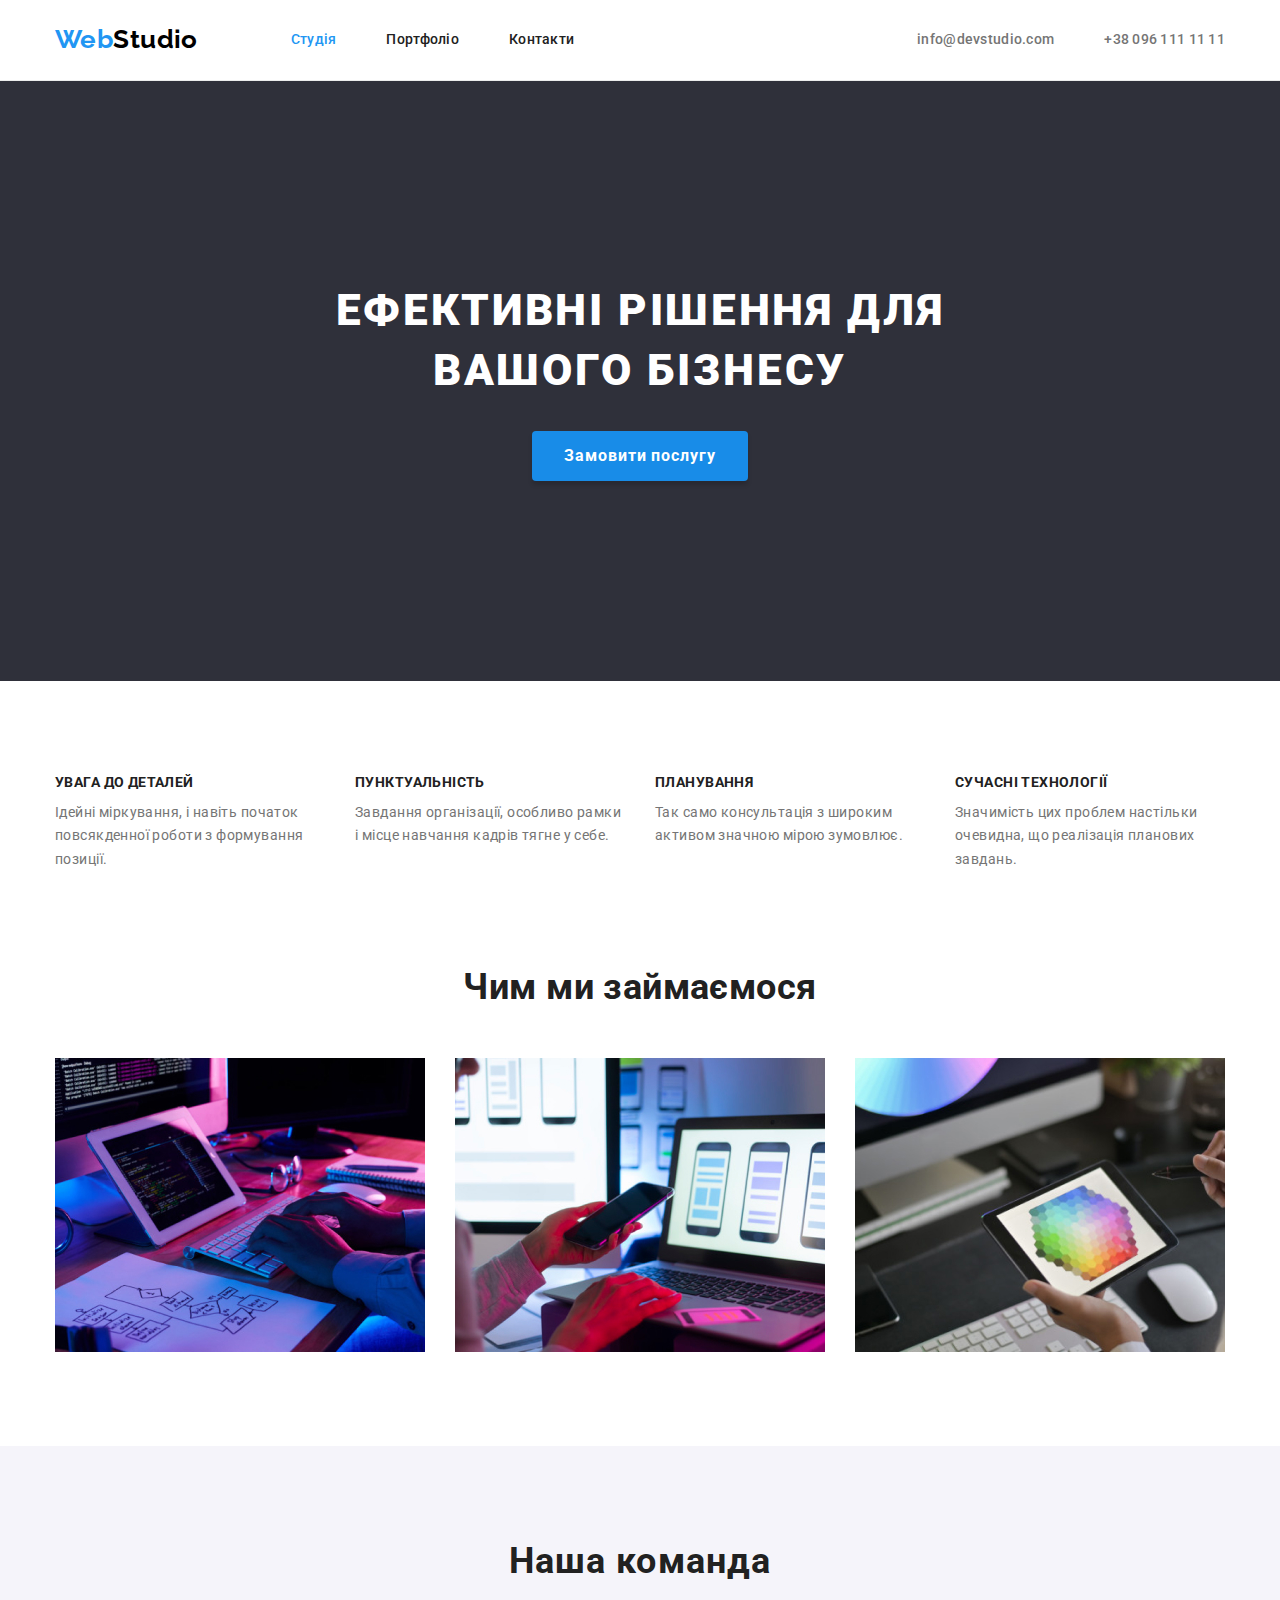
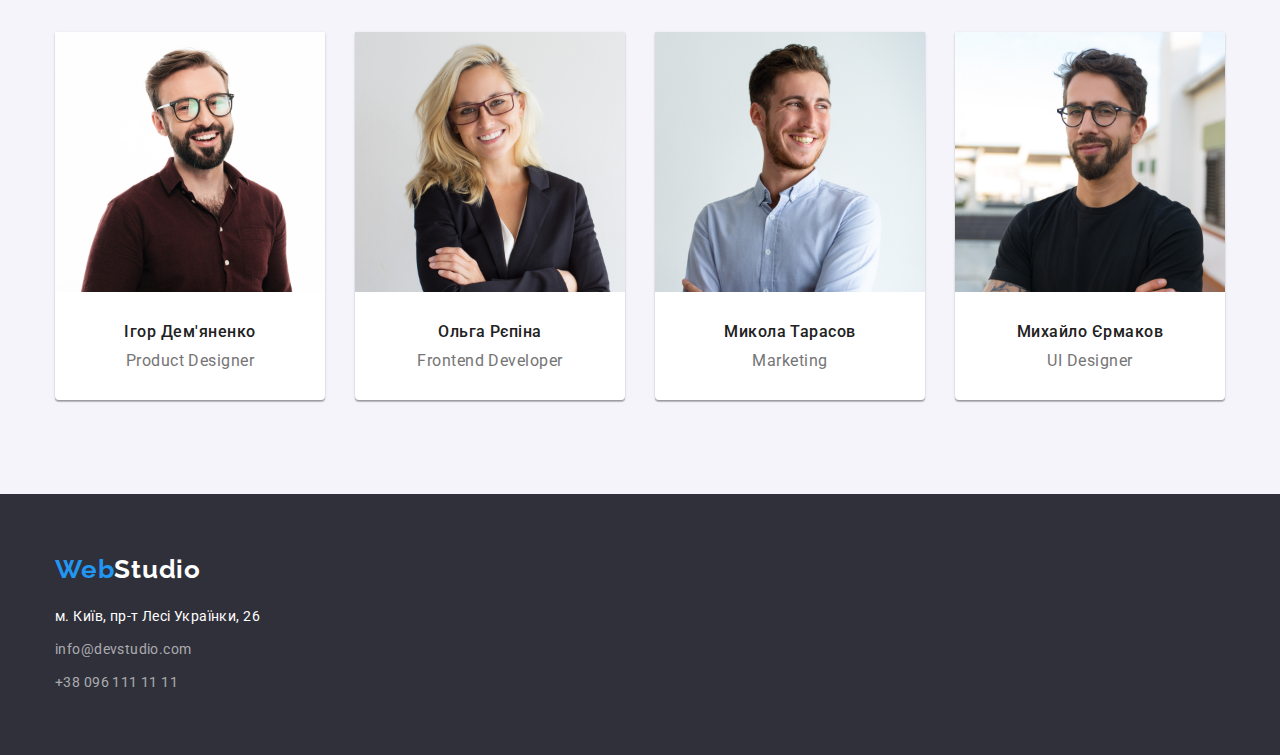
<file: index.html>
<!DOCTYPE html>
<html lang="en">
  <head>
    <meta charset="UTF-8" />
    <meta http-equiv="X-UA-Compatible" content="IE=edge" />
    <meta name="viewport" content="width=device-width, initial-scale=1.0" />
    <link
      rel="stylesheet"
      href="https://cdn.jsdelivr.net/npm/modern-normalize@1.1.0/modern-normalize.min.css"
    />
    <link rel="stylesheet" href="./style/style.css" />
    <link rel="preconnect" href="https://fonts.googleapis.com" />
    <link rel="preconnect" href="https://fonts.gstatic.com" crossorigin />
    <link
      href="https://fonts.googleapis.com/css2?family=Raleway:wght@700&family=Roboto:wght@400;500;700;900&display=swap"
      rel="stylesheet"
    />
    <title>WebStudio</title>
  </head>
  <body>
    <!-- Шапка сайта -->
    <header class="webstudio-header">
      <div class="container wrapper">
          <a href="./index.html" class="header-logo"><span class="logo">Web</span>Studio</a>
          <nav class="header-navigation">
            <ul class="navigation-list list">
              <li class="navigation-item">
                <a class="webstudio-link link current" href="./index.html">Студія</a>
              </li>
              <li class="navigation-item">
                <a class="webstudio-link link" href="./portfolio.html">Портфоліо</a>
              </li>
              <li class="navigation-item">
                <a class="webstudio-link link" href="">Контакти</a>
              </li>
            </ul>
          </nav>
            <ul class="webstudio-contact-list list wrapper">
              <li class="contact-item">
                <a href="mailto:info@devstudio.com" class="webstudio-link adress-link"
                  >info@devstudio.com</a
                >
              </li>
              <li class="contact-item">
                <a href="tel:+380961111111" class="webstudio-link adress-link">+38 096 111 11 11</a>
              </li>
            </ul>
      </div>
    </header>
    <main">
      <!-- Ефективні рішення для вашого бізнесу -->
      <section class="about-section">
        <div class="container">
          <h1 class="title">Ефективні рішення для вашого бізнесу</h1>
          <button type="button" class="button">Замовити послугу</button>
        </div>
      </section>
      
      <!-- Переваги -->
      <section class="benefits">
      <div class="container">
        <h2 class="visually-hidden">Переваги</h2>
        <ul class="benefits-list list">
          <li class="benefits-item">
            <h3 class="benefits-title">Увага до деталей</h3>
            <p class="benefits-text">
              Ідейні міркування, і навіть початок повсякденної роботи з формування позиції.
            </p>
          </li>
          <li class="benefits-item">
            <h3 class="benefits-title">Пунктуальність</h3>
            <p class="benefits-text">
              Завдання організації, особливо рамки і місце навчання кадрів тягне у себе.
            </p>
          </li>
          <li class="benefits-item">
            <h3 class="benefits-title">Планування</h3>
            <p class="benefits-text">
              Так само консультація з широким активом значною мірою зумовлює.
            </p>
          </li>
          <li class="benefits-item">
            <h3 class="benefits-title">Сучасні технології</h3>
            <p class="benefits-text">
              Значимість цих проблем настільки очевидна, що реалізація планових завдань.
            </p>
          </li>
        </ul>
      </div>
      </section>
      <!-- Вид занять -->
      <section class="gallery">
        <div class="container">
        <h2 class="gallery-title">Чим ми займаємося</h2>
        <ul class="gallery-list list">
          <li class="gallery-item">
            <img src="./img/box1.jpg" alt="box 1" width="370" height="294" class="img" />
          </li>
          <li class="gallery-item">
            <img src="./img/box2.jpg" alt="box 2" width="370" height="294" class="img" />
          </li>
          <li class="gallery-item">
            <img src="./img/box3.jpg" alt="box 3" width="370" height="294" class="img" />
          </li>
        </ul>
        </div>
      </section>
      <!--  Команда -->
        
        <section class="comands">
          <div class="container">
          <h2 class="comand-title">Наша команда</h2>
          <ul class="comands-list list">
            <li class="comands-item">
              <img
                src="./img/img1.jpg"
                alt="Портрет Ігор Дем'яненко"
                width="270"
                height="260"
                class="img"
              />
              <div class="comand-contant">
              <h3 class="comands-title">Ігор Дем'яненко</h3>
              <p class="comands-text">Product Designer</p>
              </div>
            </li>
            <li class="comands-item">
              <img
                src="./img/img2.jpg"
                alt="Портрет Ольга Рєпіна"
                width="270"
                height="260"
                class="img"
              />
              <div class="comand-contant">
              <h3 class="comands-title">Ольга Рєпіна</h3>
              <p class="comands-text">Frontend Developer</p>
              </div>
            </li>
            <li class="comands-item">
              <img
                src="./img/img3.jpg"
                alt="Портрет Микола Тарасов"
                width="270"
                height="260"
                class="img"
              />
              <div class="comand-contant">
              <h3 class="comands-title">Микола Тарасов</h3>
              <p class="comands-text">Marketing</p>
              </div>
            </li>
            <li class="comands-item">
              <img
                src="./img/img4.jpg"
                alt="Портрет Михайло Єрмаков"
                width="270"
                height="260"
                zclass="img"
              />
              <div class="comand-contant">
              <h3 class="comands-title">Михайло Єрмаков</h3>
              <p class="comands-text">UI Designer</p>
              </div>
            </li>
          </ul>
          </div>
        </section> 
    </main>
    <!-- Подвал -->
    <footer class="webstudio-footer">
      <div class="container">
        <a href="/index.html" class="footer-logo link"
          ><span class="logo">Web</span>Studio</a>
      <address class="footer-address">
        <ul class="footer-list list">
          <li class="footer-item">
            <a
              href="https://goo.gl/maps/CPtrU1FHBa2aNyZL9"
              target="_blank
              rel="norefferrer noopener nofollow"
              class="footer-link link"
              >м. Київ, пр-т Лесі Українки, 26</a
            >
          </li>
          <li class="footer-contact">
            <a href="mailto:info@devstudio.com" class="footer-contact link">info@devstudio.com</a>
          </li>
          <li class="footer-contact">
            <a href="tel:+380961111111" class="footer-contact link">+38 096 111 11 11</a>
          </li>
        </ul>
        </address>
      </div>
    </footer>
  </body>
</html>
</file>
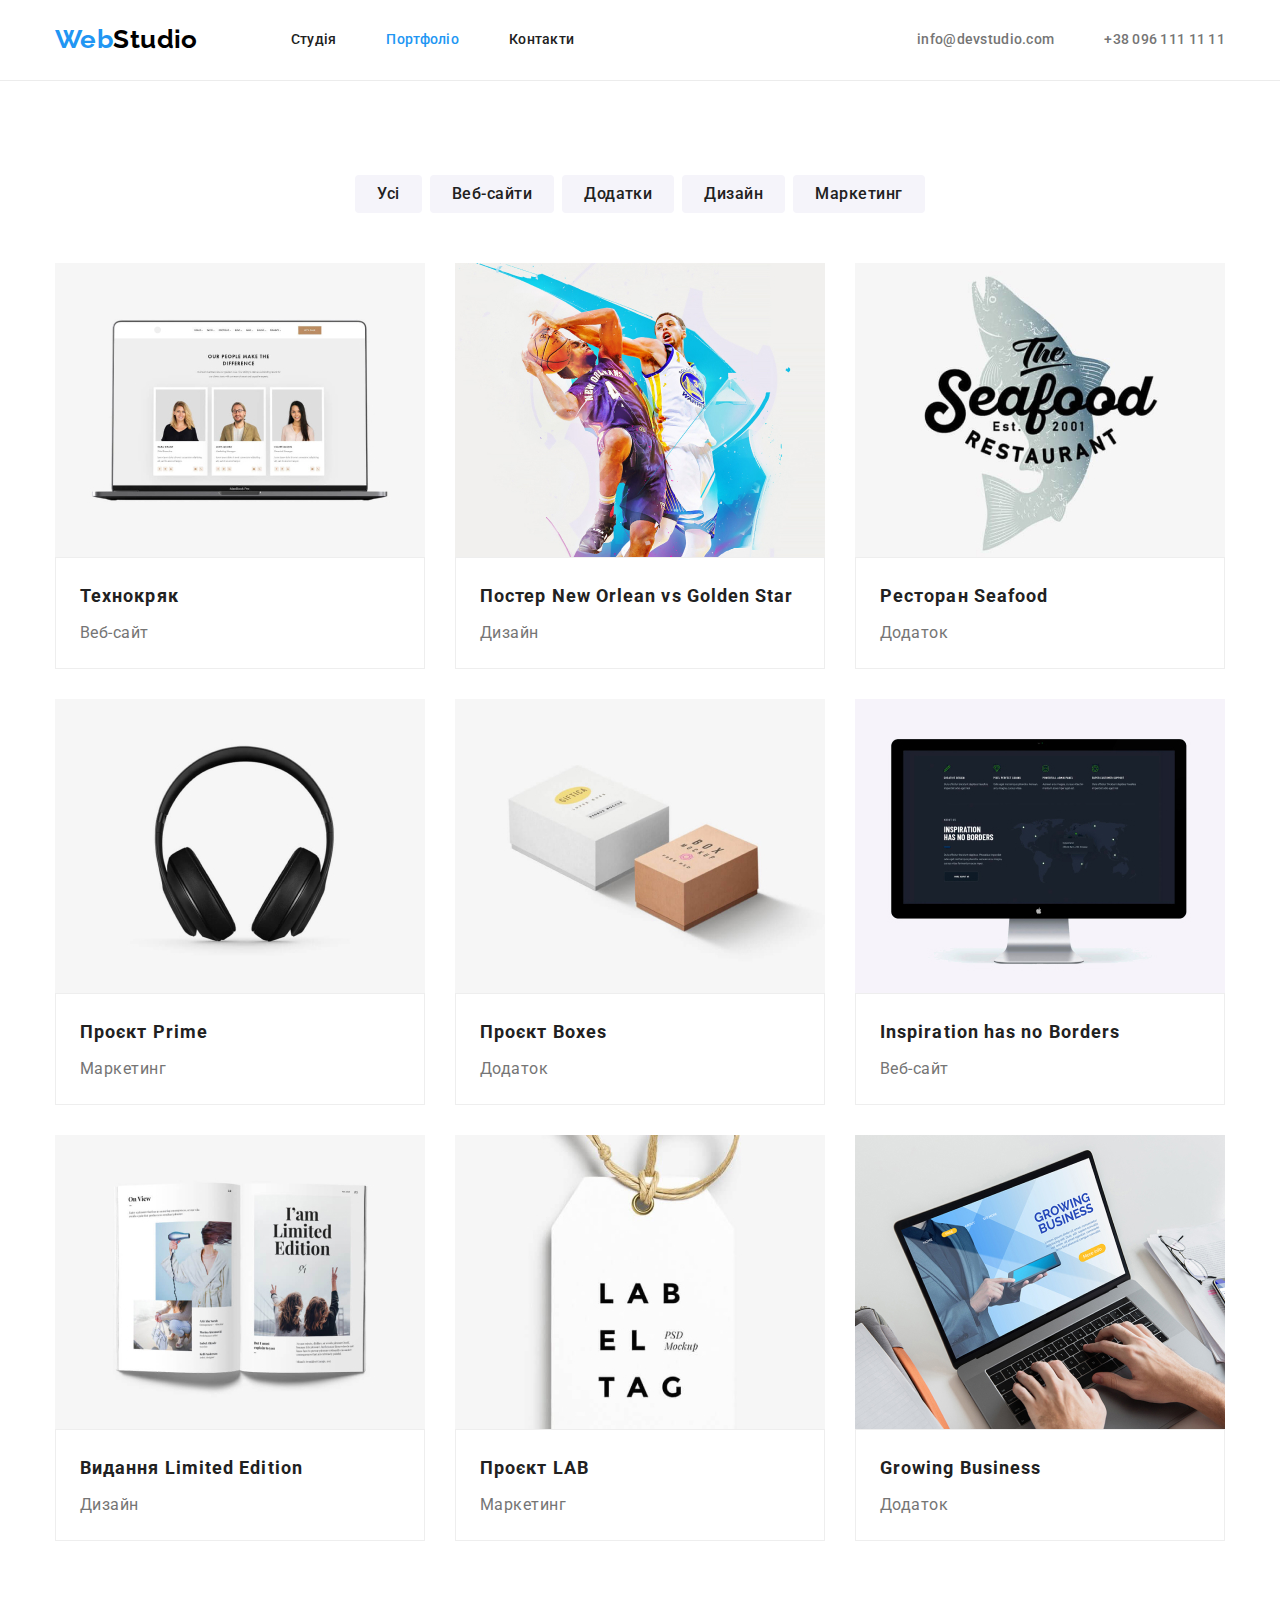
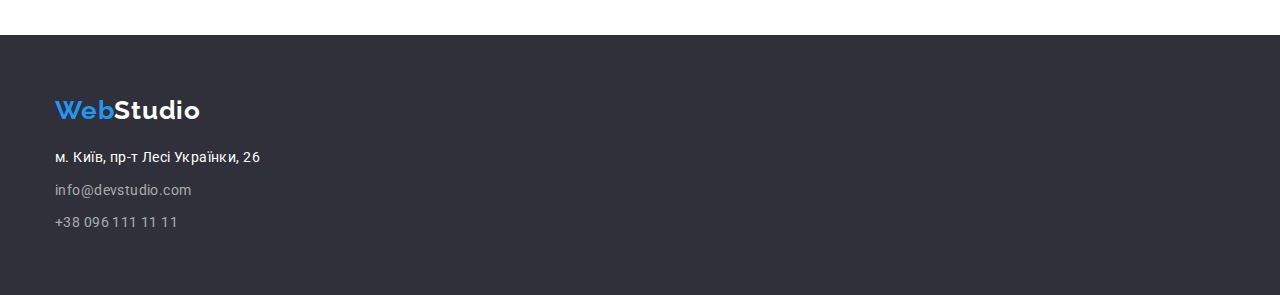
<file: portfolio.html>
<!DOCTYPE html>
<html lang="en">
  <head>
    <meta charset="UTF-8" />
    <meta http-equiv="X-UA-Compatible" content="IE=edge" />
    <meta name="viewport" content="width=device-width, initial-scale=1.0" />
    <link
      rel="stylesheet"
      href="https://cdn.jsdelivr.net/npm/modern-normalize@1.1.0/modern-normalize.min.css"
    />
    <link rel="stylesheet" href="./style/style.css" />
    <link rel="preconnect" href="https://fonts.googleapis.com" />
    <link rel="preconnect" href="https://fonts.gstatic.com" crossorigin />
    <link
      href="https://fonts.googleapis.com/css2?family=Raleway:wght@700&family=Roboto:wght@400;500;700;900&display=swap"
      rel="stylesheet"
    />
    <title>Портфоліо</title>
  </head>
  <body>
    <!-- Шапка сайта -->
    <header class="webstudio-header">
      <div class="container wrapper">
        <a href="./index.html" class="header-logo"><span class="logo">Web</span>Studio</a>
        <nav class="header-navigation">
          <ul class="navigation-list list">
            <li class="navigation-item">
              <a class="webstudio-link link" href="./index.html">Студія</a>
            </li>
            <li class="navigation-item">
              <a class="webstudio-link link portfolio-current" href="./portfolio.html">Портфоліо</a>
            </li>
            <li class="navigation-item">
              <a class="webstudio-link link" href="">Контакти</a>
            </li>
          </ul>
        </nav>
        <ul class="webstudio-contact-list list wrapper">
          <li class="contact-item">
            <a href="mailto:info@devstudio.com" class="webstudio-link adress-link"
              >info@devstudio.com</a
            >
          </li>
          <li class="contact-item">
            <a href="tel:+380961111111" class="webstudio-link adress-link">+38 096 111 11 11</a>
          </li>
        </ul>
      </div>
    </header>
    <main>
      <!-- Основний контент -->
      <section class="button-portfolio-section">
        <div class="container">
          <h1 class="visually-hidden">Список конопок</h1>
          <ul class="button-list list">
            <li class="button-item">
              <button type="button" class="button-navigation">Усі</button>
            </li>
            <li class="button-item">
              <button type="button" class="button-navigation">Веб-сайти</button>
            </li>
            <li class="button-item">
              <button type="button" class="button-navigation">Додатки</button>
            </li>
            <li class="button-item">
              <button type="button" class="button-navigation">Дизайн</button>
            </li>
            <li class="button-item">
              <button type="button" class="button-navigation">Маркетинг</button>
            </li>
          </ul>
          <!-- Портфоліо -->
          <ul class="portfolio-img-list list">
            <li class="portfolio-item">
              <img
                src="./portfolio-img/img01.jpg"
                alt="Технокряк"
                width="370"
                height="294"
                class="portfolio-img"
              />
              <div class="contant">
                <h2 class="portfolio-title">Технокряк</h2>
                <p class="portfolio-text">Веб-сайт</p>
              </div>
            </li>
            <li class="portfolio-item">
              <img
                src="./portfolio-img/img02.jpg"
                alt="Постер New Orlean vs Golden Star"
                width="370"
                height="294"
                class="portfolio-img"
              />
              <div class="contant">
                <h2 class="portfolio-title">Постер New Orlean vs Golden Star</h2>
                <p class="portfolio-text">Дизайн</p>
              </div>
            </li>
            <li class="portfolio-item">
              <img
                src="./portfolio-img/img03.jpg"
                alt="Ресторан Seafood"
                width="370"
                height="294"
                class="portfolio-img"
              />
              <div class="contant">
                <h2 class="portfolio-title">Ресторан Seafood</h2>
                <p class="portfolio-text">Додаток</p>
              </div>
            </li>
            <li class="portfolio-item">
              <img
                src="./portfolio-img/img04.jpg"
                alt="Проєкт Prime"
                width="370"
                height="294"
                class="portfolio-img"
              />
              <div class="contant">
                <h2 class="portfolio-title">Проєкт Prime</h2>
                <p class="portfolio-text">Маркетинг</p>
              </div>
            </li>
            <li class="portfolio-item">
              <img
                src="./portfolio-img/img05.jpg"
                alt="Проєкт Boxes"
                width="370"
                height="294"
                class="portfolio-img"
              />
              <div class="contant">
                <h2 class="portfolio-title">Проєкт Boxes</h2>
                <p class="portfolio-text">Додаток</p>
              </div>
            </li>
            <li class="portfolio-item">
              <img
                src="./portfolio-img/img06.jpg"
                alt="Inspiration has no Borders"
                width="370"
                height="294"
                class="portfolio-img"
              />
              <div class="contant">
                <h2 class="portfolio-title">Inspiration has no Borders</h2>
                <p class="portfolio-text">Веб-сайт</p>
              </div>
            </li>
            <li class="portfolio-item">
              <img
                src="./portfolio-img/img07.jpg"
                alt="Видання Limited Edition"
                width="370"
                height="294"
                class="portfolio-img"
              />
              <div class="contant">
                <h2 class="portfolio-title">Видання Limited Edition</h2>
                <p class="portfolio-text">Дизайн</p>
              </div>
            </li>
            <li class="portfolio-item">
              <img
                src="./portfolio-img/img08.jpg"
                alt="Проєкт LAB"
                width="370"
                height="294"
                class="portfolio-img"
              />
              <div class="contant">
                <h2 class="portfolio-title">Проєкт LAB</h2>
                <p class="portfolio-text">Маркетинг</p>
              </div>
            </li>
            <li class="portfolio-item">
              <img
                src="./portfolio-img/img09.jpg"
                alt="Growing Business"
                width="370"
                height="294"
                class="portfolio-img"
              />
              <div class="contant">
                <h2 class="portfolio-title">Growing Business</h2>
                <p class="portfolio-text">Додаток</p>
              </div>
            </li>
          </ul>
        </div>
      </section>
    </main>
    <!-- Подвал -->
     <footer class="webstudio-footer">
      <div class="container">
        <a href="/index.html" class="footer-logo link"
          ><span class="logo">Web</span>Studio</a>
      <address class="footer-address">
        <ul class="footer-list list">
          <li class="footer-item">
            <a
              href="https://goo.gl/maps/CPtrU1FHBa2aNyZL9"
              target="_blank
              rel="norefferrer noopener nofollow"
              class="footer-link link"
              >м. Київ, пр-т Лесі Українки, 26</a>
          </li>
          <li class="footer-contact">
            <a href="mailto:info@devstudio.com" class="footer-contact link">info@devstudio.com</a>
          </li>
          <li class="footer-contact">
            <a href="tel:+380961111111" class="footer-contact link">+38 096 111 11 11</a>
          </li>
        </ul>
        </address>
      </div>
    </footer>
  </body>
</html>
</file>
<file: style/style.css>
body {
  font-family: 'Roboto';
  color: var(--link-color);
  background-color: var(--section-color);
  font-size: 14px;
  letter-spacing: 0.03em;
  margin: 0px;
}
.list {
  list-style: none;
  padding-left: 0;
  margin: 0;
}
.link {
  text-decoration: none;
  color: var(--link-color);
  color: inherit;
}
h1,
h2,
h3,
h4,
p {
  margin-top: 0;
  margin-bottom: 0;
}
ul,
ol {
  margin-top: 0;
  margin-bottom: 0;
  padding-left: 0;
}
address {
  font-style: normal;
}
button {
  display: block;
  margin: 0 auto;
  cursor: pointer;
  border: none;
  border-radius: 4px;
}
.section {
  padding-top: 94px;
  padding-bottom: 94px;
}
img {
  display: block;
  max-width: 100%;
  height: auto;
}
.container {
  width: 1200px;
  margin-left: auto;
  margin-right: auto;
  padding-left: 15px;
  padding-right: 15px;
}

.wrapper {
  display: flex;
  flex-direction: row;
  align-items: center;
}

:root {
  --text-color: #2196f3;
  --link-color: #212121;
  --font-roboto: 'Roboto', sans-serif;
  --font-raleway: 'Raleway', sans-serif;
  --button-color: #2196f3;
  --portfolio-color: #757575;
  --logo-color: #000000;
  --color-button: #188ce8;
  --footer-color: #2f303a;
  --background-color-benefit: #f5f4fa;
  --border-header-color: #ececec;
  --section-color: #ffffff;
  --border-color-portfolio: #eeeeee;
  --footer-contact-color: #ffffff99;
}

/* Шапка сайта */
.webstudio-header {
  padding-top: 24px;
  padding-bottom: 25px;
  border-bottom: 1px solid var(--border-header-color);
}
.header-logo {
  color: var(--logo-color);
  font-family: var(--font-raleway);
  font-weight: 700;
  font-size: 26px;
  line-height: 1.19;
  text-decoration: none;
  margin-right: 93px;
}
.logo {
  color: var(--text-color);
}

.header-navigation {
}
.navigation-list {
  display: flex;
  column-gap: 50px;
}
.webstudio-link:not(:last-child) {
}
.navigation-item:not(:last-child) {
  /* margin-right: 50px; */
  column-gap: 50px;
}
.webstudio-contact-list {
  margin-left: auto;
}
.contact-item:not(:last-child) {
  margin-right: 50px;
}
.webstudio-link {
  font-weight: 500;
  font-size: 14px;
  line-height: 1.14;
}
.header-navigation {
}
.header-navigation ul a:hover,
.adress-link:hover,
.header-navigation ul a:focus,
.adress-link:focus {
  color: var(--text-color);
}
.webstudio-link {
  letter-spacing: 0.02em;
  margin-left: auto;
}
.adress-link {
  color: var(--portfolio-color);
  text-decoration: none;
  letter-spacing: 0.02em;
}
.current {
  color: var(--button-color);
}

.portfolio-current {
  color: var(--button-color);
}

.main-content {
}

.about-section {
  background-color: var(--footer-color);
  padding: 200px 0;
  text-align: center;
}
.container-about-section {
  background-color: var(--footer-color);
}

.title {
  color: var(--section-color);
  font-weight: 900;
  font-size: 44px;
  line-height: 1.36;
  text-transform: uppercase;
  letter-spacing: 0.06em;
  width: 696px;
  margin: 0 auto;
  text-align: center;
  margin-bottom: 30px;
}

.button {
  display: inline-block;
  background-color: var(--color-button);
  font-weight: 700;
  font-size: 16px;
  line-height: 1.875;
  min-width: 216px;
  padding: 10px 32px;
  letter-spacing: 0.06em;
  color: #ffffff;
  box-shadow: 0px 4px 4px rgba(0, 0, 0, 0.15);
  border-radius: 4px;
  font-style: inherit;
}

.button:hover,
.button:focus {
  background-color: var(--button-color);
}

.visually-hidden {
  position: absolute;
  width: 1px;
  height: 1px;
  margin: -1px;
  border: 0;
  padding: 0;

  white-space: nowrap;
  clip-path: inset(100%);
  clip: rect(0 0 0 0);
  overflow: hidden;
}
.benefits {
  padding-top: 94px;
  padding-bottom: 94px;
}
.benefits-list {
  display: flex;
  gap: 30px;
}
.benefits-item {
  width: 270px;
}
.benefits-title {
  font-weight: 700;
  font-size: 14px;
  line-height: 1.14;
  text-transform: uppercase;
  margin-bottom: 10px;
}
.benefits-text {
  color: var(--portfolio-color);
  line-height: 1.7;
}
.gallery {
  padding-bottom: 94px;
}
.gallery-title {
  font-weight: 700;
  font-size: 36px;
  line-height: 1.17;
  text-align: center;
  margin-bottom: 50px;
}
.gallery-list {
  display: flex;
  gap: 30px;
}
.gallery-item {
}
.img {
}

.comands {
  background-color: var(--background-color-benefit);
  padding: 94px 0;
}
.comands-item {
  background-color: var(--section-color);
  width: 270px;
  box-shadow: 0px 1px 3px rgba(0, 0, 0, 0.12), 0px 1px 1px rgba(0, 0, 0, 0.14),
    0px 2px 1px rgba(0, 0, 0, 0.2);
  border-radius: 0px 0px 4px 4px;
}
.comands-list {
  display: flex;
  column-gap: 30px;
}
.comands-list:not(:last-child) {
  column-gap: 30px;
}
.comand-contant {
  text-align: center;
  padding: 30px 0;
}
.comand-title {
  font-weight: 700;
  font-size: 36px;
  line-height: 1.17;
  letter-spacing: 0.03em;
  text-align: center;
  margin-bottom: 50px;
}
.comands-title {
  font-weight: 500;
  font-size: 16px;
  line-height: 1.1875;
  letter-spacing: 0.03em;
  margin-bottom: 10px;
}
.comands-text {
  font-weight: 400;
  color: #757575;
  font-size: 16px;
  line-height: 1.19;
  letter-spacing: 0.03em;
}

.webstudio-footer {
  background-color: var(--footer-color);
  padding: 60px 0px 60px 0px;
}

.footer-address a:hover,
.footer-address a:focus {
  color: var(--text-color);
}
.footer-address {
  margin-top: 20px;
}
.footer-logo {
  color: var(--section-color);
  font-family: var(--font-raleway);
  font-weight: 700;
  font-size: 26px;
  line-height: 1.19;
  letter-spacing: 0.03em;
}
.footer-item {
  margin-bottom: 9px;
}
.footer-contact {
  color: var(--footer-contact-color);
  font-style: normal;
  font-size: 14px;
  line-height: 1.7;
  letter-spacing: 0.03em;
}
.footer-contact:not(:last-child) {
  margin-bottom: 9px;
}

.footer-link {
  color: var(--section-color);
  font-style: normal;
  font-size: 14px;
  line-height: 1.7;
  letter-spacing: 0.03em;
}
/* /////////////////// */

/* Портфоліо */
.main-portfolio-contant {
}
.button-portfolio-section {
  padding-top: 94px;
  padding-bottom: 94px;
}
.button-navigation {
  font-family: var(--font-roboto);
  background-color: var(--background-color-benefit);
  color: var(--link-color);
  border-radius: 4px;
  font-weight: 500;
  font-size: 16px;
  line-height: 1.625;
  letter-spacing: 0.03em;
  padding: 6px 22px 6px 22px;
}
.button-list {
  display: flex;
  justify-content: center;
  column-gap: 8px;
}
.button-navigation:hover,
.button-navigation:focus {
  background-color: var(--button-color);
  color: var(--section-color);
}
.portfolio-item {
  width: 370px;
}
.contant {
  border: 1px solid var(--border-color-portfolio);
  padding: 20px 24px;
}

.portfolio-title {
  font-weight: 700;
  font-size: 18px;
  line-height: 2;
  letter-spacing: 0.06em;
  margin-bottom: 4px;
}
.portfolio-text {
  color: var(--portfolio-color);
  font-size: 16px;
  line-height: 1.875;
  letter-spacing: 0.03em;
  margin-top: 0;
  margin-bottom: 0;
}
.portfolio-img-list {
  display: flex;
  flex-wrap: wrap;
  column-gap: 30px;
  row-gap: 30px;
  margin-top: 50px;
}
.nuke {
  background-color: rgba(47, 48, 58, 40%);
}
</file>
